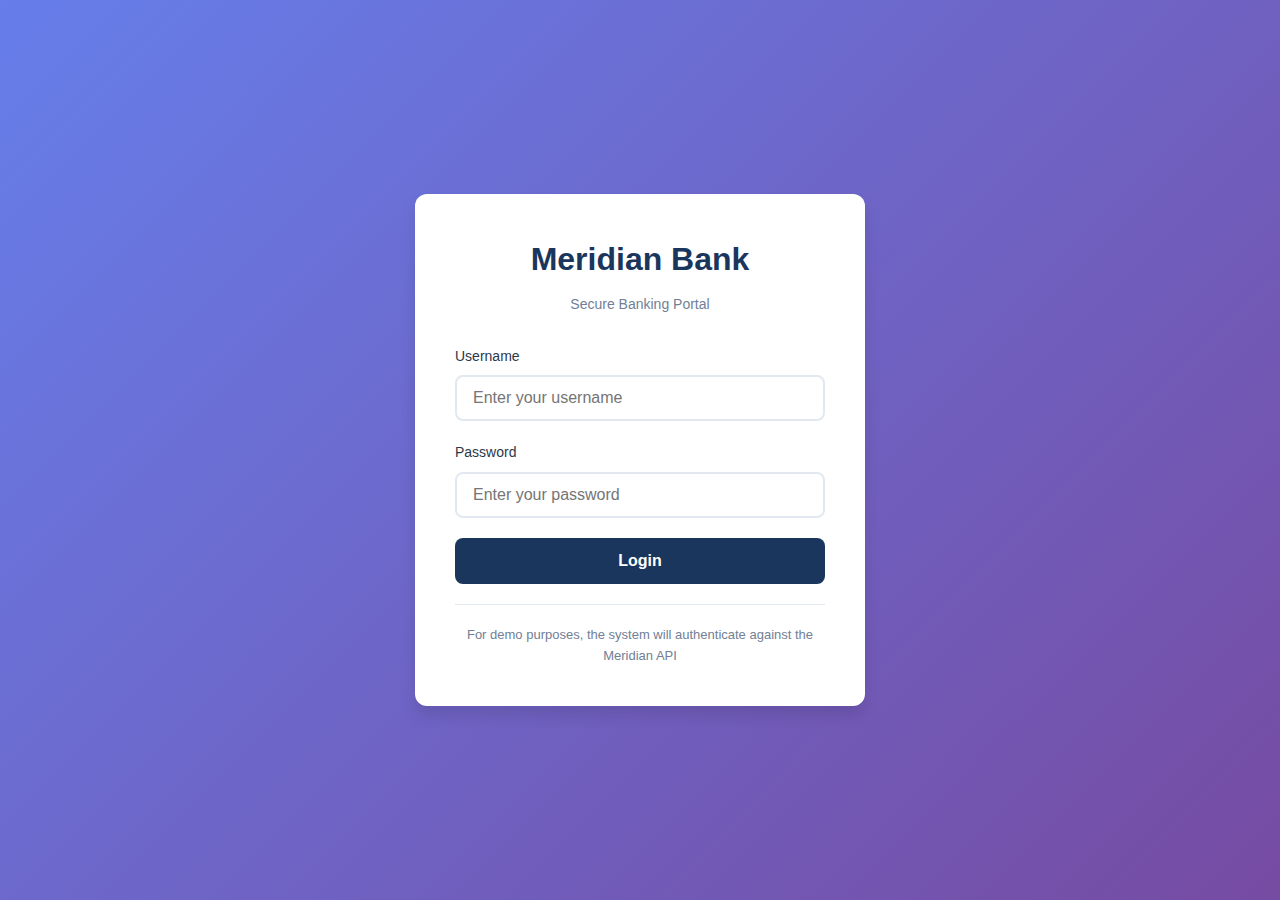
<file: index.html>
<!DOCTYPE html>
<html lang="en">
<head>
    <meta charset="UTF-8">
    <meta name="viewport" content="width=device-width, initial-scale=1.0">
    <title>Meridian Bank - Login</title>
    <link rel="stylesheet" href="css/styles.css">
</head>
<body>
    <div class="container">
        <div class="login-card">
            <div class="logo">
                <h1>Meridian Bank</h1>
                <p class="tagline">Secure Banking Portal</p>
            </div>
            
            <form id="loginForm" class="login-form">
                <div class="form-group">
                    <label for="username">Username</label>
                    <input 
                        type="text" 
                        id="username" 
                        name="username" 
                        required 
                        autocomplete="username"
                        placeholder="Enter your username"
                    >
                </div>
                
                <div class="form-group">
                    <label for="password">Password</label>
                    <input 
                        type="password" 
                        id="password" 
                        name="password" 
                        required 
                        autocomplete="current-password"
                        placeholder="Enter your password"
                    >
                </div>
                
                <div id="errorMessage" class="error-message hidden"></div>
                
                <button type="submit" class="btn btn-primary" id="loginButton">
                    <span class="btn-text">Login</span>
                    <span class="loading-spinner hidden"></span>
                </button>
            </form>
            
            <div class="info-text">
                <p>For demo purposes, the system will authenticate against the Meridian API</p>
            </div>
        </div>
    </div>
    
    <script src="js/config.js"></script>
    <script src="js/auth.js"></script>
    <script src="js/api.js"></script>
    <script src="js/login.js"></script>
</body>
</html>
</file>
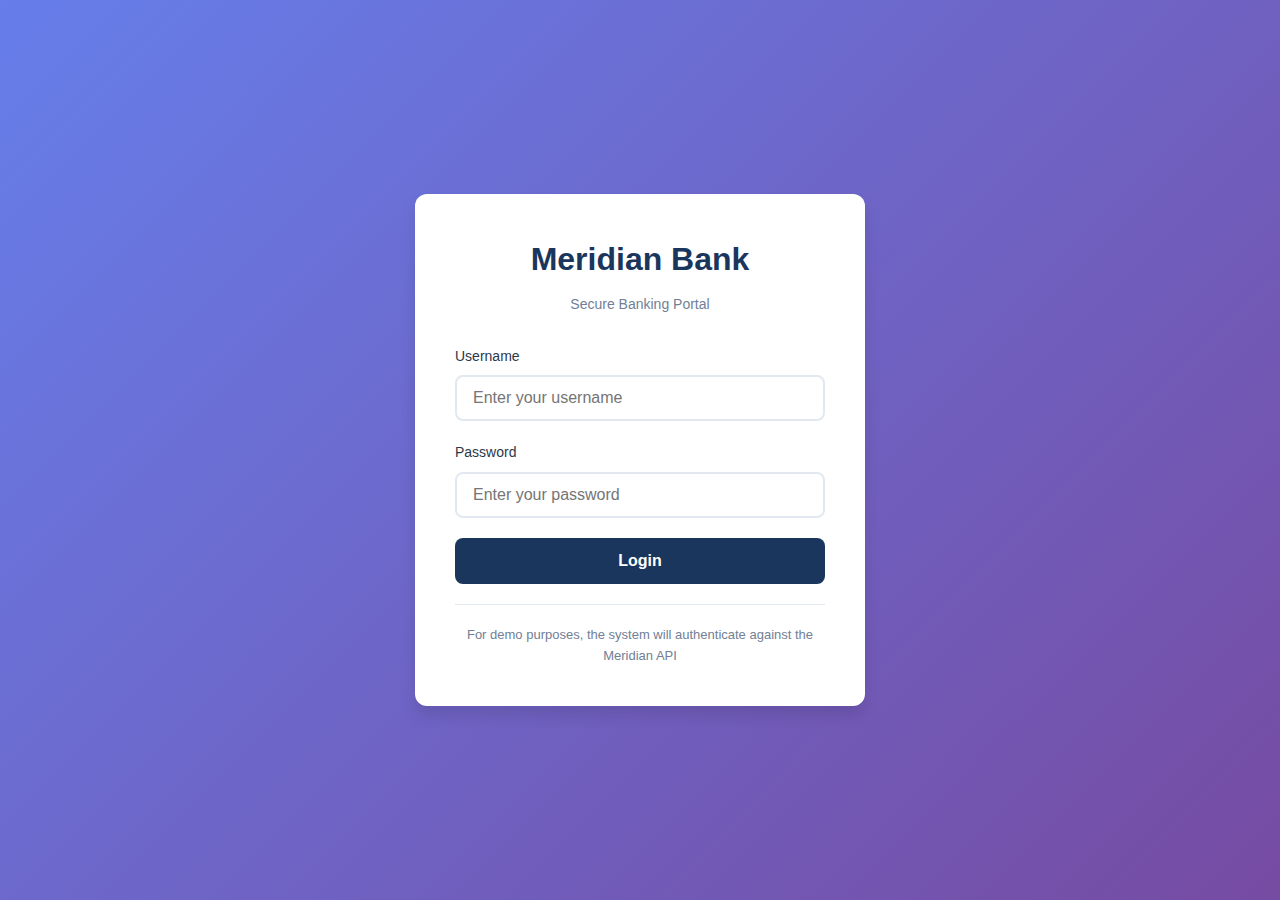
<file: dashboard.html>
<!DOCTYPE html>
<html lang="en">
<head>
    <meta charset="UTF-8">
    <meta name="viewport" content="width=device-width, initial-scale=1.0">
    <title>Meridian Bank - Dashboard</title>
    <link rel="stylesheet" href="css/styles.css">
</head>
<body>
    <div class="dashboard-container">
        <header class="dashboard-header">
            <div class="header-content">
                <h1>Meridian Bank</h1>
                <div class="user-actions">
                    <span id="userName" class="user-name"></span>
                    <button id="logoutButton" class="btn btn-secondary">Logout</button>
                </div>
            </div>
        </header>
        
        <main class="dashboard-main">
            <div class="welcome-section">
                <h2>Your Accounts</h2>
                <p class="welcome-message">Welcome back, <span id="userGreeting"></span>!</p>
            </div>
            
            <div id="loadingIndicator" class="loading-indicator">
                <div class="loading-spinner"></div>
                <p>Loading your accounts...</p>
            </div>
            
            <div id="errorMessage" class="error-message hidden"></div>
            
            <div id="accountsList" class="accounts-grid">
                <!-- Account cards will be dynamically inserted here -->
            </div>
            
            <div id="noAccounts" class="no-accounts hidden">
                <p>No accounts found. Please contact support to set up your accounts.</p>
            </div>
        </main>
    </div>
    
    <script src="js/config.js"></script>
    <script src="js/auth.js"></script>
    <script src="js/api.js"></script>
    <script src="js/dashboard.js"></script>
</body>
</html>
</file>
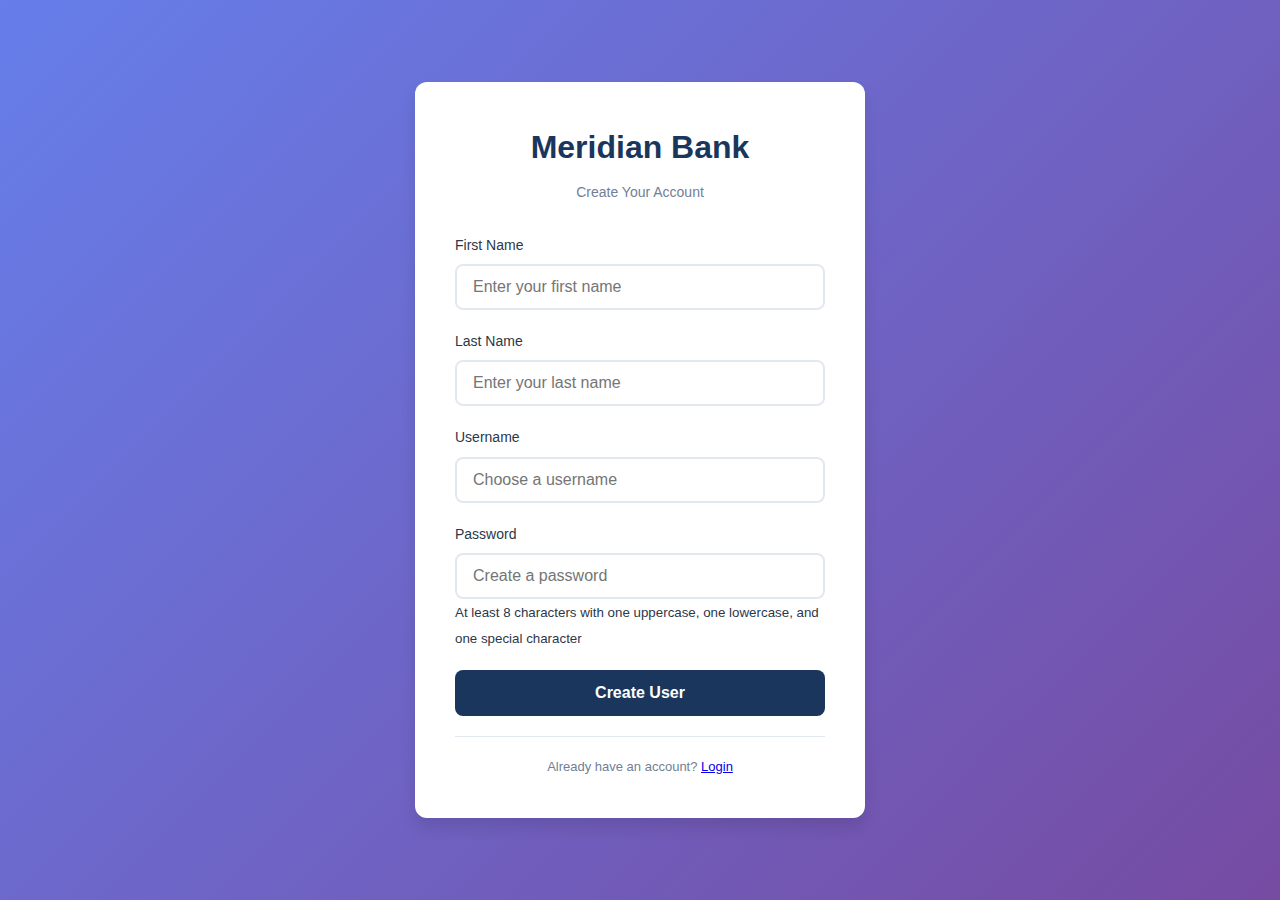
<file: signup.html>
<!DOCTYPE html>
<html lang="en">
<head>
    <meta charset="UTF-8">
    <meta name="viewport" content="width=device-width, initial-scale=1.0">
    <title>Meridian Bank - Sign Up</title>
    <link rel="stylesheet" href="css/styles.css">
</head>
<body>
    <div class="container">
        <div class="login-card">
            <div class="logo">
                <h1>Meridian Bank</h1>
                <p class="tagline">Create Your Account</p>
            </div>
            
            <form id="signupForm" class="login-form" novalidate>
                <div class="form-group">
                    <label for="firstName">First Name</label>
                    <input 
                        type="text" 
                        id="firstName" 
                        name="firstName" 
                        required 
                        placeholder="Enter your first name"
                    >
                </div>
                
                <div class="form-group">
                    <label for="lastName">Last Name</label>
                    <input 
                        type="text" 
                        id="lastName" 
                        name="lastName" 
                        required 
                        placeholder="Enter your last name"
                    >
                </div>
                
                <div class="form-group">
                    <label for="username">Username</label>
                    <input 
                        type="text" 
                        id="username" 
                        name="username" 
                        required 
                        autocomplete="username"
                        placeholder="Choose a username"
                    >
                </div>
                
                <div class="form-group">
                    <label for="password">Password</label>
                    <input 
                        type="password" 
                        id="password" 
                        name="password" 
                        required 
                        autocomplete="new-password"
                        placeholder="Create a password"
                    >
                    <small class="password-hint">At least 8 characters with one uppercase, one lowercase, and one special character</small>
                </div>
                
                <div id="errorMessage" class="error-message hidden"></div>
                
                <button type="submit" class="btn btn-primary" id="signupButton">
                    <span class="btn-text">Create User</span>
                    <span class="loading-spinner hidden"></span>
                </button>
            </form>
            
            <div class="info-text">
                <p>Already have an account? <a href="index.html" class="link">Login</a></p>
            </div>
        </div>
    </div>
    
    <!-- Script load order is important: config -> auth -> api -->
    <script src="js/config.js"></script>
    <script src="js/auth.js"></script>
    <script src="js/api.js"></script>
    <script src="js/signup.js"></script>
</body>
</html>
</file>
<file: css/styles.css>
/* Root Variables - Professional Banking Theme */
:root {
    --primary-color: #1a365d;
    --primary-hover: #2c5282;
    --secondary-color: #4a5568;
    --accent-color: #3182ce;
    --success-color: #38a169;
    --error-color: #e53e3e;
    --background-color: #f7fafc;
    --card-background: #ffffff;
    --text-primary: #2d3748;
    --text-secondary: #718096;
    --border-color: #e2e8f0;
    --shadow: 0 4px 6px rgba(0, 0, 0, 0.1);
    --shadow-lg: 0 10px 15px rgba(0, 0, 0, 0.1);
}

/* Reset and Base Styles */
* {
    margin: 0;
    padding: 0;
    box-sizing: border-box;
}

body {
    font-family: -apple-system, BlinkMacSystemFont, 'Segoe UI', Roboto, 'Helvetica Neue', Arial, sans-serif;
    background-color: var(--background-color);
    color: var(--text-primary);
    line-height: 1.6;
}

/* Container Styles */
.container {
    min-height: 100vh;
    display: flex;
    align-items: center;
    justify-content: center;
    padding: 20px;
    background: linear-gradient(135deg, #667eea 0%, #764ba2 100%);
}

/* Login Card */
.login-card {
    background: var(--card-background);
    border-radius: 12px;
    box-shadow: var(--shadow-lg);
    padding: 40px;
    width: 100%;
    max-width: 450px;
    animation: fadeIn 0.5s ease-in;
}

@keyframes fadeIn {
    from {
        opacity: 0;
        transform: translateY(-20px);
    }
    to {
        opacity: 1;
        transform: translateY(0);
    }
}

.logo {
    text-align: center;
    margin-bottom: 30px;
}

.logo h1 {
    color: var(--primary-color);
    font-size: 32px;
    margin-bottom: 8px;
    font-weight: 700;
}

.tagline {
    color: var(--text-secondary);
    font-size: 14px;
}

/* Form Styles */
.login-form {
    margin-bottom: 20px;
}

.form-group {
    margin-bottom: 20px;
}

.form-group label {
    display: block;
    margin-bottom: 8px;
    color: var(--text-primary);
    font-weight: 500;
    font-size: 14px;
}

.form-group input {
    width: 100%;
    padding: 12px 16px;
    border: 2px solid var(--border-color);
    border-radius: 8px;
    font-size: 16px;
    transition: border-color 0.3s, box-shadow 0.3s;
}

.form-group input:focus {
    outline: none;
    border-color: var(--accent-color);
    box-shadow: 0 0 0 3px rgba(49, 130, 206, 0.1);
}

/* Button Styles */
.btn {
    width: 100%;
    padding: 14px 24px;
    border: none;
    border-radius: 8px;
    font-size: 16px;
    font-weight: 600;
    cursor: pointer;
    transition: all 0.3s;
    display: flex;
    align-items: center;
    justify-content: center;
    gap: 8px;
}

.btn-primary {
    background-color: var(--primary-color);
    color: white;
}

.btn-primary:hover:not(:disabled) {
    background-color: var(--primary-hover);
    transform: translateY(-1px);
    box-shadow: var(--shadow);
}

.btn-primary:disabled {
    background-color: var(--secondary-color);
    cursor: not-allowed;
    opacity: 0.6;
}

.btn-secondary {
    background-color: transparent;
    color: var(--primary-color);
    border: 2px solid var(--primary-color);
    padding: 8px 16px;
    font-size: 14px;
    width: auto;
}

.btn-secondary:hover {
    background-color: var(--primary-color);
    color: white;
}

/* Loading Spinner */
.loading-spinner {
    width: 20px;
    height: 20px;
    border: 3px solid rgba(255, 255, 255, 0.3);
    border-top-color: white;
    border-radius: 50%;
    animation: spin 0.8s linear infinite;
}

@keyframes spin {
    to {
        transform: rotate(360deg);
    }
}

/* Error and Info Messages */
.error-message {
    background-color: #fee;
    color: var(--error-color);
    padding: 12px 16px;
    border-radius: 8px;
    margin-bottom: 20px;
    border-left: 4px solid var(--error-color);
    font-size: 14px;
}

.info-text {
    text-align: center;
    color: var(--text-secondary);
    font-size: 13px;
    margin-top: 20px;
    padding-top: 20px;
    border-top: 1px solid var(--border-color);
}

.hidden {
    display: none !important;
}

/* Dashboard Styles */
.dashboard-container {
    min-height: 100vh;
    background-color: var(--background-color);
}

.dashboard-header {
    background: linear-gradient(135deg, var(--primary-color) 0%, var(--primary-hover) 100%);
    color: white;
    padding: 20px;
    box-shadow: var(--shadow);
}

.header-content {
    max-width: 1200px;
    margin: 0 auto;
    display: flex;
    justify-content: space-between;
    align-items: center;
    flex-wrap: wrap;
    gap: 15px;
}

.dashboard-header h1 {
    font-size: 24px;
    font-weight: 700;
}

.user-actions {
    display: flex;
    align-items: center;
    gap: 15px;
}

.user-name {
    font-size: 16px;
    font-weight: 500;
}

/* Dashboard Main Content */
.dashboard-main {
    max-width: 1200px;
    margin: 0 auto;
    padding: 40px 20px;
}

.welcome-section {
    margin-bottom: 30px;
}

.welcome-section h2 {
    color: var(--primary-color);
    font-size: 28px;
    margin-bottom: 8px;
}

.welcome-message {
    color: var(--text-secondary);
    font-size: 16px;
}

/* Loading Indicator */
.loading-indicator {
    text-align: center;
    padding: 60px 20px;
}

.loading-indicator .loading-spinner {
    width: 50px;
    height: 50px;
    border-width: 5px;
    border-color: var(--border-color);
    border-top-color: var(--accent-color);
    margin: 0 auto 20px;
}

.loading-indicator p {
    color: var(--text-secondary);
    font-size: 16px;
}

/* Accounts Grid */
.accounts-grid {
    display: grid;
    grid-template-columns: repeat(auto-fill, minmax(300px, 1fr));
    gap: 24px;
    margin-top: 30px;
}

/* Account Card */
.account-card {
    background: var(--card-background);
    border-radius: 12px;
    padding: 24px;
    box-shadow: var(--shadow);
    transition: transform 0.3s, box-shadow 0.3s;
    border-left: 5px solid var(--accent-color);
    animation: slideIn 0.5s ease-out;
}

@keyframes slideIn {
    from {
        opacity: 0;
        transform: translateY(20px);
    }
    to {
        opacity: 1;
        transform: translateY(0);
    }
}

.account-card:hover {
    transform: translateY(-4px);
    box-shadow: var(--shadow-lg);
}

.account-header {
    display: flex;
    align-items: center;
    gap: 15px;
    margin-bottom: 16px;
}

.account-icon {
    width: 50px;
    height: 50px;
    border-radius: 50%;
    display: flex;
    align-items: center;
    justify-content: center;
    font-size: 24px;
    background-color: var(--background-color);
}

.account-type {
    flex: 1;
}

.account-type-label {
    color: var(--text-secondary);
    font-size: 12px;
    text-transform: uppercase;
    letter-spacing: 0.5px;
    font-weight: 600;
}

.account-type-name {
    color: var(--text-primary);
    font-size: 18px;
    font-weight: 600;
    margin-top: 4px;
}

.account-details {
    padding-top: 16px;
    border-top: 1px solid var(--border-color);
}

.account-id {
    color: var(--text-secondary);
    font-size: 14px;
}

.account-id strong {
    color: var(--text-primary);
}

/* Account Type Specific Colors */
.account-card[data-type="CHECKING"] {
    border-left-color: #3182ce;
}

.account-card[data-type="CHECKING"] .account-icon {
    background-color: #ebf8ff;
    color: #3182ce;
}

.account-card[data-type="SAVINGS"] {
    border-left-color: #38a169;
}

.account-card[data-type="SAVINGS"] .account-icon {
    background-color: #f0fff4;
    color: #38a169;
}

.account-card[data-type="CREDIT"] {
    border-left-color: #d69e2e;
}

.account-card[data-type="CREDIT"] .account-icon {
    background-color: #fefcbf;
    color: #d69e2e;
}

.account-card[data-type="TRADING"] {
    border-left-color: #805ad5;
}

.account-card[data-type="TRADING"] .account-icon {
    background-color: #faf5ff;
    color: #805ad5;
}

/* No Accounts Message */
.no-accounts {
    text-align: center;
    padding: 60px 20px;
    color: var(--text-secondary);
}

.no-accounts p {
    font-size: 16px;
}

/* Responsive Design */
@media (max-width: 768px) {
    .login-card {
        padding: 30px 20px;
    }
    
    .logo h1 {
        font-size: 28px;
    }
    
    .header-content {
        flex-direction: column;
        align-items: flex-start;
    }
    
    .user-actions {
        width: 100%;
        justify-content: space-between;
    }
    
    .accounts-grid {
        grid-template-columns: 1fr;
    }
    
    .dashboard-main {
        padding: 20px 15px;
    }
}

@media (max-width: 480px) {
    .container {
        padding: 10px;
    }
    
    .login-card {
        padding: 25px 15px;
    }
    
    .logo h1 {
        font-size: 24px;
    }
    
    .form-group input {
        font-size: 16px; /* Prevents zoom on iOS */
    }
}
</file>
